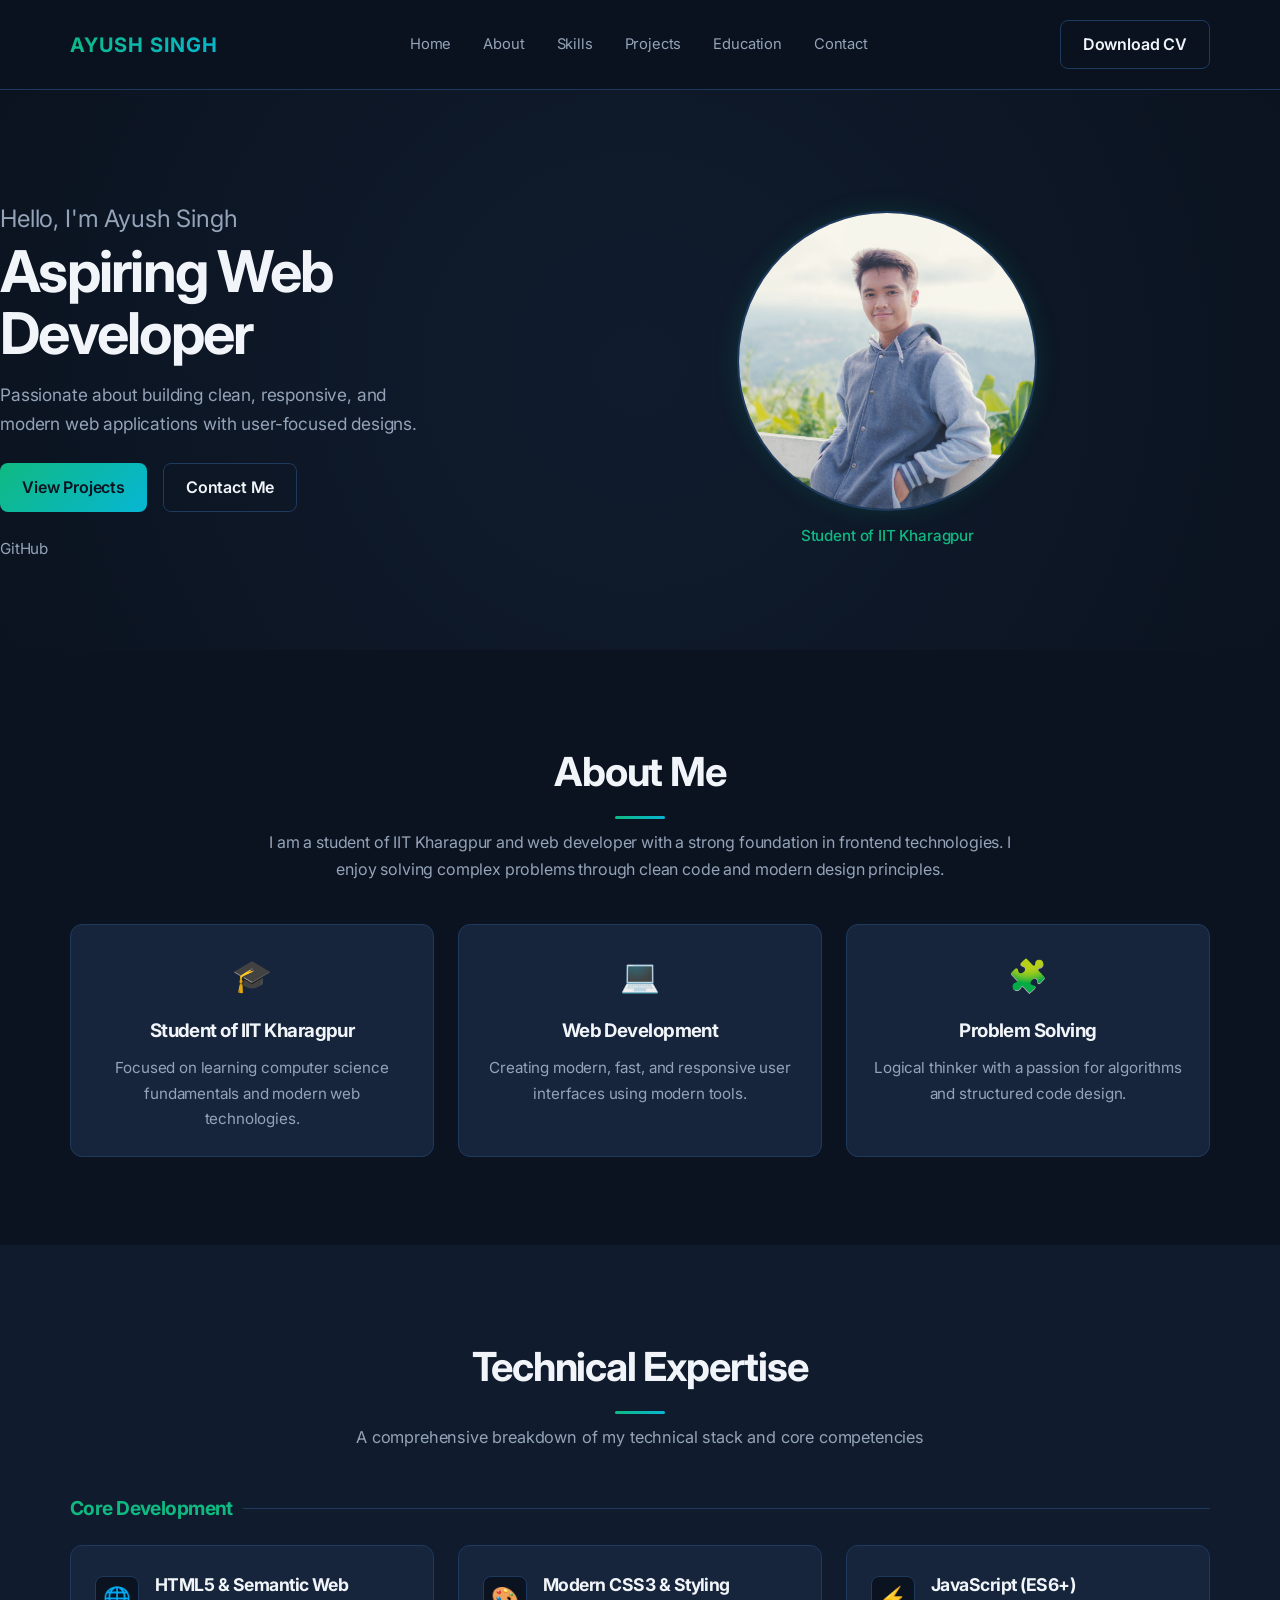
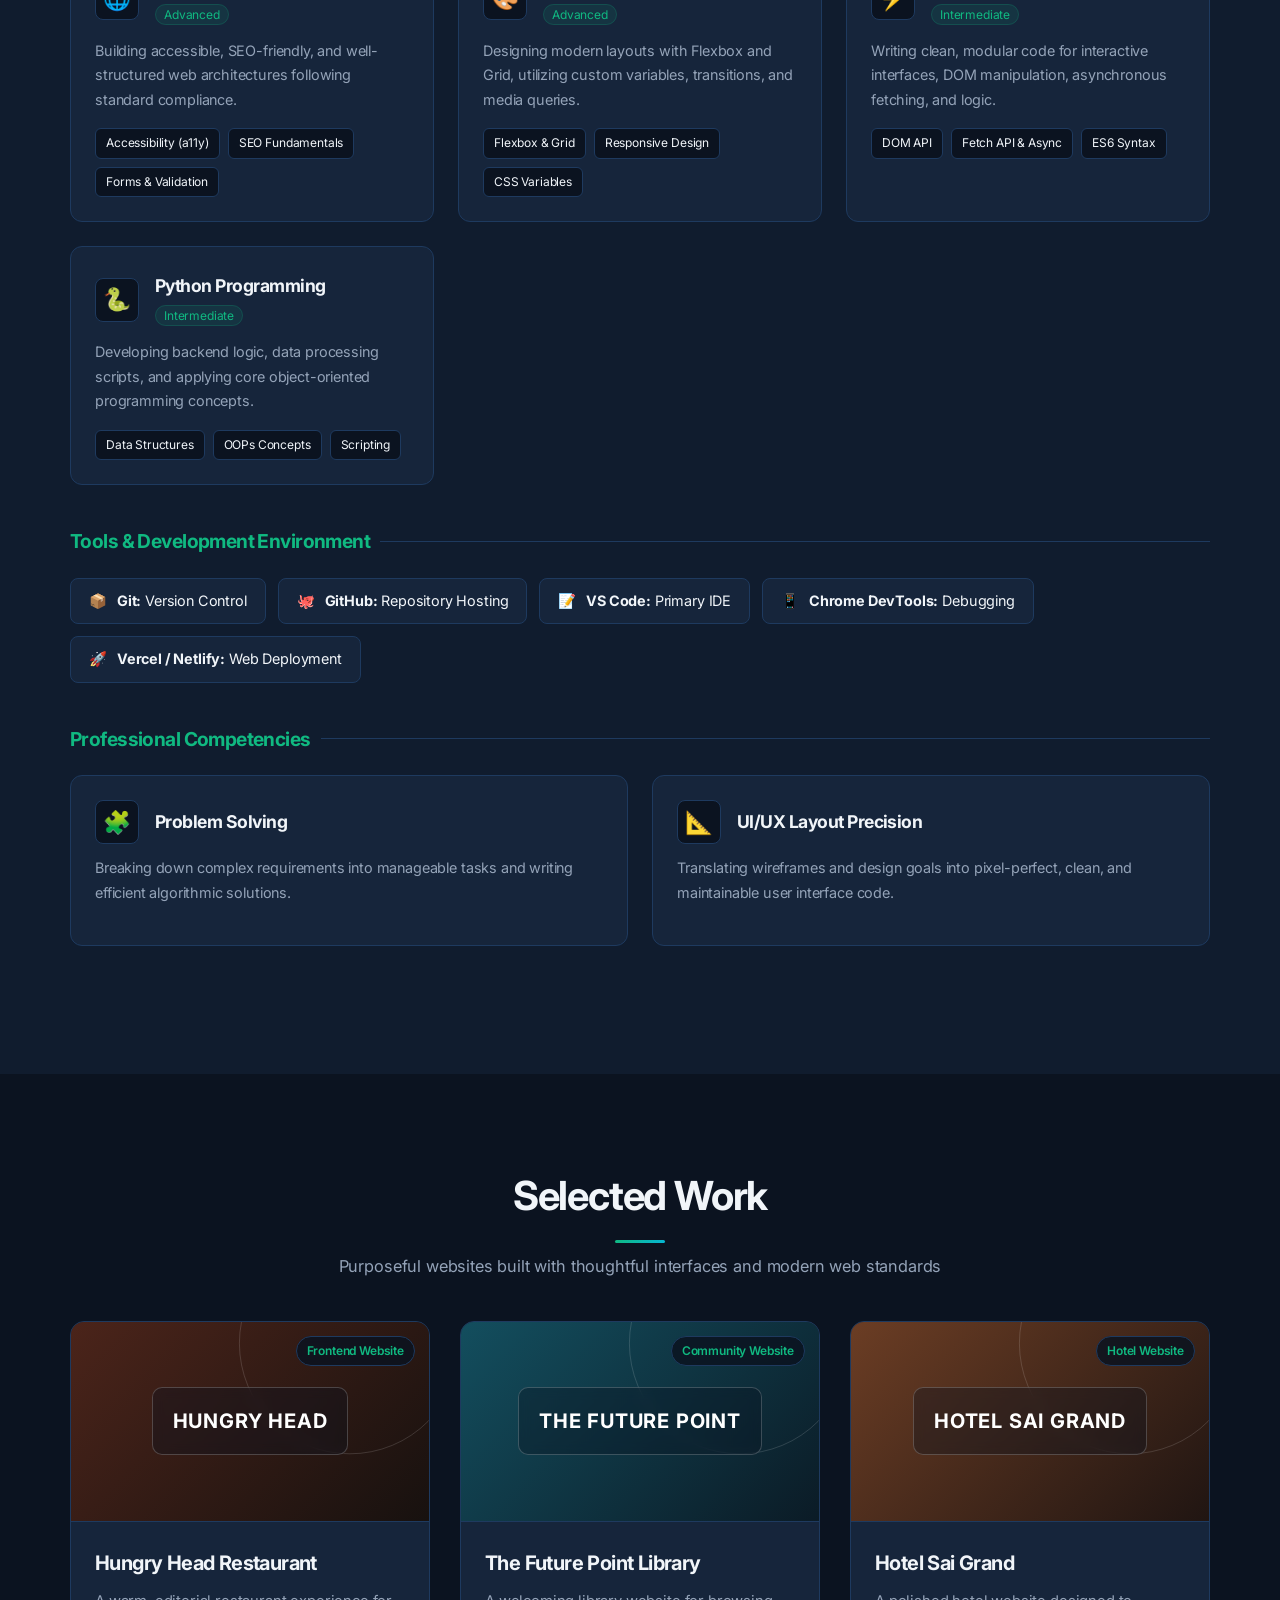
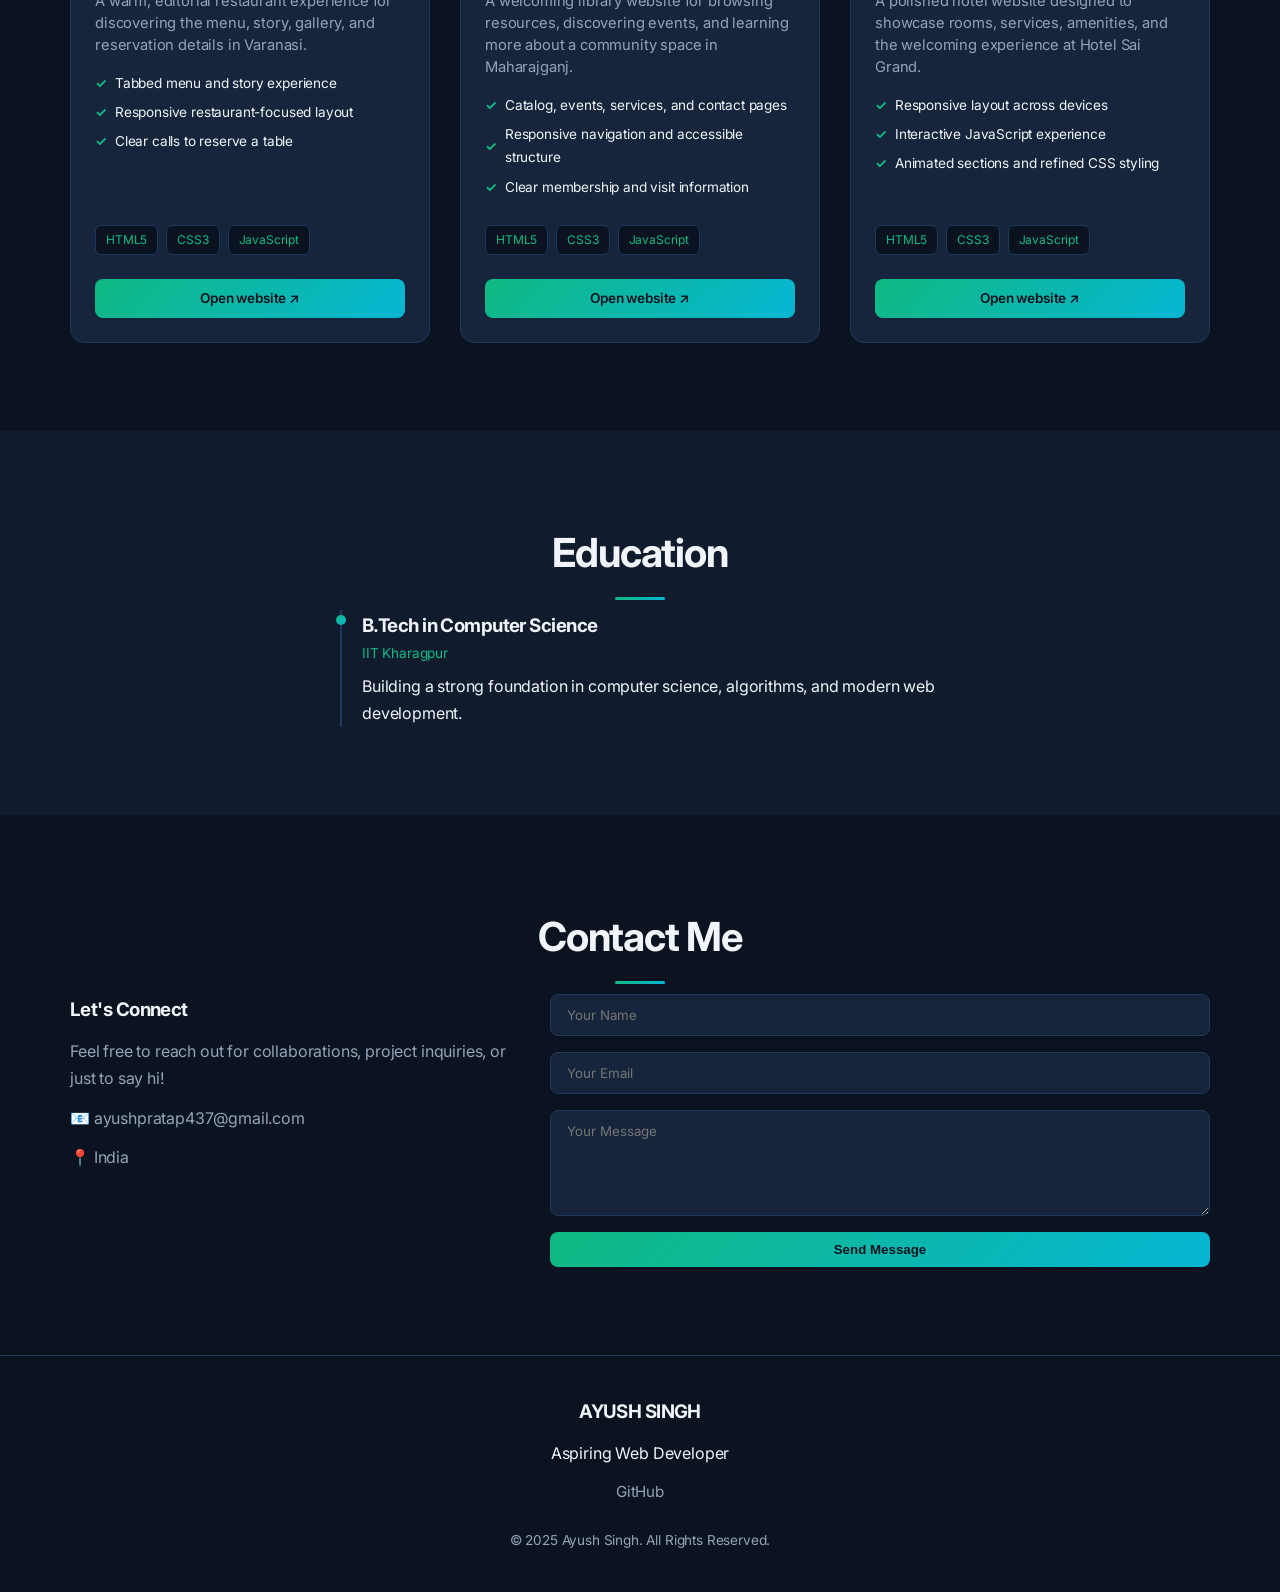
<file: index.html>
<!doctype html>
<html lang="en">
  <head>
    <meta charset="UTF-8" />
    <meta name="viewport" content="width=device-width, initial-scale=1.0" />
    <title>Ayush Singh | Aspiring Web Developer</title>
    <link rel="stylesheet" href="Content/style.css" />
  </head>
  <body>
    <!-- HEADER / NAVBAR -->
    <header class="navbar">
      <div class="container nav-container">
        <a href="#" class="logo">AYUSH SINGH</a>
        <button
          class="menu-toggle"
          type="button"
          aria-expanded="false"
          aria-controls="primary-navigation"
          aria-label="Open navigation menu"
        >
          <span aria-hidden="true">☰</span>
        </button>
        <nav id="primary-navigation">
          <ul class="nav-links">
            <li><a href="#home">Home</a></li>
            <li><a href="#about">About</a></li>
            <li><a href="#skills">Skills</a></li>
            <li><a href="#projects">Projects</a></li>
            <li><a href="#education">Education</a></li>
            <li><a href="#contact">Contact</a></li>
          </ul>
        </nav>
        <a
          href="Content/Ayush-Singh-CV.html"
          class="btn btn-outline"
          download="Ayush-Singh-CV.html"
          >Download CV</a
        >
      </div>
    </header>

    <!-- HERO SECTION -->
    <section id="home" class="hero">
      <div class="container hero-container">
        <div class="hero-image">
          <img src="Content/Profile Photo.jpg" class="photo-placeholder"></img>
          <p class="photo-label">Student of IIT Kharagpur</p>
        </div>
        <div class="hero-text">
          <p class="greeting">Hello, I'm Ayush Singh</p>
          <h1>Aspiring Web Developer</h1>
          <p class="description">
            Passionate about building clean, responsive, and modern web
            applications with user-focused designs.
          </p>
          <div class="hero-buttons">
            <a href="#projects" class="btn btn-primary">View Projects</a>
            <a href="#contact" class="btn btn-outline">Contact Me</a>
          </div>
          <div class="social-links">
            <a href="https://github.com/Ayush-Pratap-Singh-Git">GitHub</a>
          </div>
        </div>
      </div>
    </section>

    <!-- ABOUT SECTION -->
    <section id="about" class="section">
      <div class="container">
        <h2 class="section-title">About Me</h2>
        <div class="about-layout">
          <p class="about-text">
            I am a student of IIT Kharagpur and web developer with a strong
            foundation in frontend technologies. I enjoy solving complex
            problems through clean code and modern design principles.
          </p>
          <div class="cards-grid-3">
            <div class="card">
              <div class="card-icon">🎓</div>
              <h3>Student of IIT Kharagpur</h3>
              <p>
                Focused on learning computer science fundamentals and modern web
                technologies.
              </p>
            </div>
            <div class="card">
              <div class="card-icon">💻</div>
              <h3>Web Development</h3>
              <p>
                Creating modern, fast, and responsive user interfaces using
                modern tools.
              </p>
            </div>
            <div class="card">
              <div class="card-icon">🧩</div>
              <h3>Problem Solving</h3>
              <p>
                Logical thinker with a passion for algorithms and structured
                code design.
              </p>
            </div>
          </div>
        </div>
      </div>
    </section>

    <!-- TECHNICAL EXPERTISE SECTION -->
    <section id="skills" class="section bg-alt">
      <div class="container">
        <h2 class="section-title">Technical Expertise</h2>
        <p class="section-subtitle">
          A comprehensive breakdown of my technical stack and core competencies
        </p>

        <h3 class="skills-category-title">Core Development</h3>
        <div class="skills-detailed-grid">
          <div class="prof-skill-card">
            <div class="skill-card-header">
              <div class="skill-card-icon">🌐</div>
              <div class="skill-card-title">
                <h4>HTML5 & Semantic Web</h4>
                <span class="skill-badge-level">Advanced</span>
              </div>
            </div>
            <p class="skill-card-desc">
              Building accessible, SEO-friendly, and well-structured web
              architectures following standard compliance.
            </p>
            <div class="skill-tags-list">
              <span class="skill-micro-tag">Accessibility (a11y)</span>
              <span class="skill-micro-tag">SEO Fundamentals</span>
              <span class="skill-micro-tag">Forms & Validation</span>
            </div>
          </div>

          <div class="prof-skill-card">
            <div class="skill-card-header">
              <div class="skill-card-icon">🎨</div>
              <div class="skill-card-title">
                <h4>Modern CSS3 & Styling</h4>
                <span class="skill-badge-level">Advanced</span>
              </div>
            </div>
            <p class="skill-card-desc">
              Designing modern layouts with Flexbox and Grid, utilizing custom
              variables, transitions, and media queries.
            </p>
            <div class="skill-tags-list">
              <span class="skill-micro-tag">Flexbox & Grid</span>
              <span class="skill-micro-tag">Responsive Design</span>
              <span class="skill-micro-tag">CSS Variables</span>
            </div>
          </div>

          <div class="prof-skill-card">
            <div class="skill-card-header">
              <div class="skill-card-icon">⚡</div>
              <div class="skill-card-title">
                <h4>JavaScript (ES6+)</h4>
                <span class="skill-badge-level">Intermediate</span>
              </div>
            </div>
            <p class="skill-card-desc">
              Writing clean, modular code for interactive interfaces, DOM
              manipulation, asynchronous fetching, and logic.
            </p>
            <div class="skill-tags-list">
              <span class="skill-micro-tag">DOM API</span>
              <span class="skill-micro-tag">Fetch API & Async</span>
              <span class="skill-micro-tag">ES6 Syntax</span>
            </div>
          </div>

          <div class="prof-skill-card">
            <div class="skill-card-header">
              <div class="skill-card-icon">🐍</div>
              <div class="skill-card-title">
                <h4>Python Programming</h4>
                <span class="skill-badge-level">Intermediate</span>
              </div>
            </div>
            <p class="skill-card-desc">
              Developing backend logic, data processing scripts, and applying
              core object-oriented programming concepts.
            </p>
            <div class="skill-tags-list">
              <span class="skill-micro-tag">Data Structures</span>
              <span class="skill-micro-tag">OOPs Concepts</span>
              <span class="skill-micro-tag">Scripting</span>
            </div>
          </div>
        </div>

        <h3 class="skills-category-title">Tools & Development Environment</h3>
        <div class="tools-flex-wrapper">
          <div class="tool-pill">
            <span>📦</span><span><strong>Git:</strong> Version Control</span>
          </div>
          <div class="tool-pill">
            <span>🐙</span
            ><span><strong>GitHub:</strong> Repository Hosting</span>
          </div>
          <div class="tool-pill">
            <span>📝</span><span><strong>VS Code:</strong> Primary IDE</span>
          </div>
          <div class="tool-pill">
            <span>📱</span
            ><span><strong>Chrome DevTools:</strong> Debugging</span>
          </div>
          <div class="tool-pill">
            <span>🚀</span
            ><span><strong>Vercel / Netlify:</strong> Web Deployment</span>
          </div>
        </div>

        <h3 class="skills-category-title">Professional Competencies</h3>
        <div class="skills-detailed-grid">
          <div class="prof-skill-card">
            <div class="skill-card-header">
              <div class="skill-card-icon">🧩</div>
              <div class="skill-card-title"><h4>Problem Solving</h4></div>
            </div>
            <p class="skill-card-desc">
              Breaking down complex requirements into manageable tasks and
              writing efficient algorithmic solutions.
            </p>
          </div>

          <div class="prof-skill-card">
            <div class="skill-card-header">
              <div class="skill-card-icon">📐</div>
              <div class="skill-card-title">
                <h4>UI/UX Layout Precision</h4>
              </div>
            </div>
            <p class="skill-card-desc">
              Translating wireframes and design goals into pixel-perfect, clean,
              and maintainable user interface code.
            </p>
          </div>
        </div>
      </div>
    </section>

    <!-- ENHANCED PROFESSIONAL PROJECTS SECTION -->
    <section id="projects" class="section">
      <div class="container">
        <h2 class="section-title">Selected Work</h2>
        <p class="section-subtitle">
          Purposeful websites built with thoughtful interfaces and modern web
          standards
        </p>

        <div class="projects-grid">
          <!-- Project 1 -->
          <div class="prof-project-card">
            <div class="project-preview-wrapper hungry-head">
              <span class="project-preview-label">HUNGRY HEAD</span>
              <span class="project-category-badge">Frontend Website</span>
            </div>
            <div class="project-card-body">
              <h3>Hungry Head Restaurant</h3>
              <p class="project-desc">
                A warm, editorial restaurant experience for discovering the
                menu, story, gallery, and reservation details in Varanasi.
              </p>
              <ul class="project-features-list">
                <li>Tabbed menu and story experience</li>
                <li>Responsive restaurant-focused layout</li>
                <li>Clear calls to reserve a table</li>
              </ul>
              <div class="project-tech-tags">
                <span>HTML5</span>
                <span>CSS3</span>
                <span>JavaScript</span>
              </div>
              <div class="project-action-buttons">
                <a
                  href="https://ayush-pratap-singh-git.github.io/Demo-HungryHead/"
                  class="btn btn-sm btn-primary"
                  target="_blank"
                  rel="noopener"
                  >Open website ↗</a
                >
              </div>
            </div>
          </div>

          <!-- Project 2 -->
          <div class="prof-project-card">
            <div class="project-preview-wrapper future-point">
              <span class="project-preview-label">THE FUTURE POINT</span>
              <span class="project-category-badge">Community Website</span>
            </div>
            <div class="project-card-body">
              <h3>The Future Point Library</h3>
              <p class="project-desc">
                A welcoming library website for browsing resources, discovering
                events, and learning more about a community space in
                Maharajganj.
              </p>
              <ul class="project-features-list">
                <li>Catalog, events, services, and contact pages</li>
                <li>Responsive navigation and accessible structure</li>
                <li>Clear membership and visit information</li>
              </ul>
              <div class="project-tech-tags">
                <span>HTML5</span>
                <span>CSS3</span>
                <span>JavaScript</span>
              </div>
              <div class="project-action-buttons">
                <a
                  href="https://ayush-pratap-singh-git.github.io/Demo-The-Future-Point-Library-/"
                  class="btn btn-sm btn-primary"
                  target="_blank"
                  rel="noopener"
                  >Open website ↗</a
                >
              </div>
            </div>
          </div>

          <!-- Project 3 -->
          <div class="prof-project-card">
            <div class="project-preview-wrapper hotel-sai-grand">
              <span class="project-preview-label">HOTEL SAI GRAND</span>
              <span class="project-category-badge">Hotel Website</span>
            </div>
            <div class="project-card-body">
              <h3>Hotel Sai Grand</h3>
              <p class="project-desc">
                A polished hotel website designed to showcase rooms, services,
                amenities, and the welcoming experience at Hotel Sai Grand.
              </p>
              <ul class="project-features-list">
                <li>Responsive layout across devices</li>
                <li>Interactive JavaScript experience</li>
                <li>Animated sections and refined CSS styling</li>
              </ul>
              <div class="project-tech-tags">
                <span>HTML5</span>
                <span>CSS3</span>
                <span>JavaScript</span>
              </div>
              <div class="project-action-buttons">
                <a
                  href="https://ayush-pratap-singh-git.github.io/demo-Hotel-Sai-Grand/"
                  class="btn btn-sm btn-primary"
                  target="_blank"
                  rel="noopener"
                  >Open website ↗</a
                >
              </div>
            </div>
          </div>
        </div>
      </div>
    </section>

    <!-- EDUCATION SECTION -->
    <section id="education" class="section bg-alt">
      <div class="container">
        <h2 class="section-title">Education</h2>
        <div class="timeline">
          <div class="timeline-item">
            <div class="timeline-dot"></div>
            <div class="timeline-content">
              <h3>B.Tech in Computer Science</h3>
              <p class="timeline-date">IIT Kharagpur</p>
              <p>
                Building a strong foundation in computer science, algorithms,
                and modern web development.
              </p>
            </div>
          </div>
        </div>
      </div>
    </section>

    <!-- CONTACT SECTION -->
    <section id="contact" class="section">
      <div class="container">
        <h2 class="section-title">Contact Me</h2>
        <div class="contact-grid">
          <div class="contact-info">
            <h3>Let's Connect</h3>
            <p>
              Feel free to reach out for collaborations, project inquiries, or
              just to say hi!
            </p>
            <p>📧 ayushpratap437@gmail.com</p>
            <p>📍 India</p>
          </div>
          <form
            class="contact-form"
            action="https://formsubmit.co/ayushpratap437@gmail.com"
            method="POST"
          >
            <input
              type="hidden"
              name="_subject"
              value="New portfolio message"
            />
            <input type="hidden" name="_captcha" value="false" />
            <input type="text" name="name" placeholder="Your Name" required />
            <input
              type="email"
              name="email"
              placeholder="Your Email"
              required
            />
            <textarea
              name="message"
              rows="5"
              placeholder="Your Message"
              required
            ></textarea>
            <button type="submit" class="btn btn-primary">Send Message</button>
          </form>
        </div>
      </div>
    </section>

    <!-- FOOTER -->
    <footer class="footer">
      <div class="container footer-container">
        <h3>AYUSH SINGH</h3>
        <p>Aspiring Web Developer</p>
        <div class="social-links">
          <a href="https://github.com/Ayush-Pratap-Singh-Git">GitHub</a>
        </div>
        <p class="copyright">&copy; 2025 Ayush Singh. All Rights Reserved.</p>
      </div>
    </footer>
    <script>
      const navbar = document.querySelector(".navbar");
      const menuToggle = document.querySelector(".menu-toggle");
      const navigationLinks = document.querySelectorAll(".nav-links a");

      const closeMenu = () => {
        navbar.classList.remove("menu-open");
        menuToggle.setAttribute("aria-expanded", "false");
        menuToggle.setAttribute("aria-label", "Open navigation menu");
        menuToggle.querySelector("span").textContent = "☰";
      };

      menuToggle.addEventListener("click", () => {
        const isOpen = navbar.classList.toggle("menu-open");
        menuToggle.setAttribute("aria-expanded", String(isOpen));
        menuToggle.setAttribute(
          "aria-label",
          isOpen ? "Close navigation menu" : "Open navigation menu",
        );
        menuToggle.querySelector("span").textContent = isOpen ? "×" : "☰";
      });

      navigationLinks.forEach((link) =>
        link.addEventListener("click", closeMenu),
      );

      window
        .matchMedia("(min-width: 769px)")
        .addEventListener("change", closeMenu);

      const sections = document.querySelectorAll("main > section");
      const reducedMotion = window.matchMedia(
        "(prefers-reduced-motion: reduce)",
      ).matches;

      sections.forEach((section) => section.classList.add("scroll-reveal"));

      if (reducedMotion || !("IntersectionObserver" in window)) {
        sections.forEach((section) => section.classList.add("is-visible"));
      } else {
        const sectionObserver = new IntersectionObserver(
          (entries, observer) => {
            entries.forEach((entry) => {
              if (entry.isIntersecting) {
                entry.target.classList.add("is-visible");
                observer.unobserve(entry.target);
              }
            });
          },
          { threshold: 0.14, rootMargin: "0px 0px -8%" },
        );

        sections.forEach((section) => sectionObserver.observe(section));
      }
    </script>
  </body>
</html>
</file>
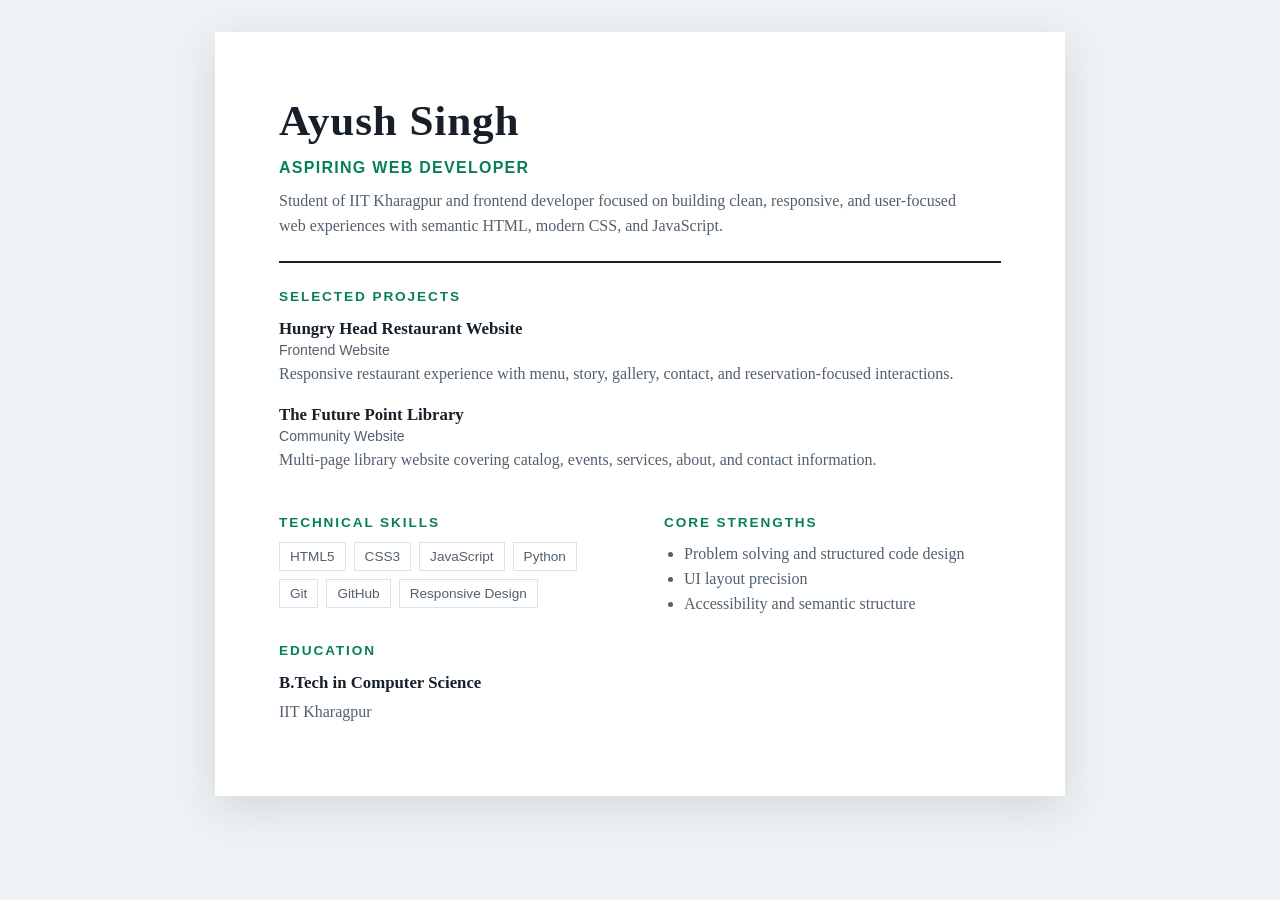
<file: Ayush-Singh-CV.html>
<!doctype html>
<html lang="en">
  <head>
    <meta charset="UTF-8" />
    <meta name="viewport" content="width=device-width, initial-scale=1.0" />
    <title>Ayush Singh | CV</title>
    <style>
      :root {
        --ink: #17202a;
        --muted: #52606d;
        --accent: #087f5b;
        --line: #d9e2e8;
        --paper: #ffffff;
        --page: #eef2f4;
      }

      * {
        box-sizing: border-box;
      }
      body {
        margin: 0;
        background: var(--page);
        color: var(--ink);
        font-family: Georgia, "Times New Roman", serif;
        line-height: 1.55;
      }
      .page {
        width: min(100% - 32px, 850px);
        margin: 32px auto;
        padding: 56px 64px;
        background: var(--paper);
        box-shadow: 0 12px 40px rgba(23, 32, 42, 0.12);
      }
      header {
        border-bottom: 2px solid var(--ink);
        padding-bottom: 22px;
      }
      h1 {
        margin: 0;
        font-size: 2.7rem;
        letter-spacing: 0.02em;
      }
      .role {
        margin: 4px 0 12px;
        color: var(--accent);
        font:
          600 1rem Arial,
          sans-serif;
        letter-spacing: 0.08em;
        text-transform: uppercase;
      }
      .intro {
        max-width: 680px;
        margin: 0;
        color: var(--muted);
      }
      section {
        padding-top: 26px;
      }
      h2 {
        margin: 0 0 12px;
        color: var(--accent);
        font:
          700 0.85rem Arial,
          sans-serif;
        letter-spacing: 0.14em;
        text-transform: uppercase;
      }
      h3 {
        margin: 0;
        font-size: 1.05rem;
      }
      p {
        margin: 4px 0 0;
        color: var(--muted);
      }
      .grid {
        display: grid;
        grid-template-columns: 1fr 1fr;
        gap: 24px 48px;
      }
      .item {
        margin-bottom: 16px;
      }
      .meta {
        color: var(--muted);
        font:
          0.88rem Arial,
          sans-serif;
      }
      .tags {
        display: flex;
        flex-wrap: wrap;
        gap: 8px;
      }
      .tag {
        padding: 6px 10px;
        border: 1px solid var(--line);
        color: var(--muted);
        font:
          0.85rem Arial,
          sans-serif;
      }
      ul {
        margin: 6px 0 0;
        padding-left: 20px;
        color: var(--muted);
      }
      @media (max-width: 640px) {
        .page {
          width: 100%;
          margin: 0;
          padding: 32px 24px;
        }
        h1 {
          font-size: 2.2rem;
        }
        .grid {
          grid-template-columns: 1fr;
          gap: 0;
        }
      }
      @media print {
        body {
          background: #fff;
        }
        .page {
          width: 100%;
          margin: 0;
          padding: 0;
          box-shadow: none;
        }
      }
    </style>
  </head>
  <body>
    <main class="page">
      <header>
        <h1>Ayush Singh</h1>
        <div class="role">Aspiring Web Developer</div>
        <p class="intro">
          Student of IIT Kharagpur and frontend developer focused on building
          clean, responsive, and user-focused web experiences with semantic
          HTML, modern CSS, and JavaScript.
        </p>
      </header>

      <section>
        <h2>Selected Projects</h2>
        <div class="item">
          <h3>Hungry Head Restaurant Website</h3>
          <div class="meta">Frontend Website</div>
          <p>
            Responsive restaurant experience with menu, story, gallery, contact,
            and reservation-focused interactions.
          </p>
        </div>
        <div class="item">
          <h3>The Future Point Library</h3>
          <div class="meta">Community Website</div>
          <p>
            Multi-page library website covering catalog, events, services,
            about, and contact information.
          </p>
        </div>
      </section>

      <div class="grid">
        <section>
          <h2>Technical Skills</h2>
          <div class="tags">
            <span class="tag">HTML5</span><span class="tag">CSS3</span
            ><span class="tag">JavaScript</span><span class="tag">Python</span
            ><span class="tag">Git</span><span class="tag">GitHub</span
            ><span class="tag">Responsive Design</span>
          </div>
        </section>
        <section>
          <h2>Core Strengths</h2>
          <ul>
            <li>Problem solving and structured code design</li>
            <li>UI layout precision</li>
            <li>Accessibility and semantic structure</li>
          </ul>
        </section>
      </div>

      <section>
        <h2>Education</h2>
        <div class="item">
          <h3>B.Tech in Computer Science</h3>
          <p>IIT Kharagpur</p>
        </div>
      </section>
    </main>
  </body>
</html>
</file>
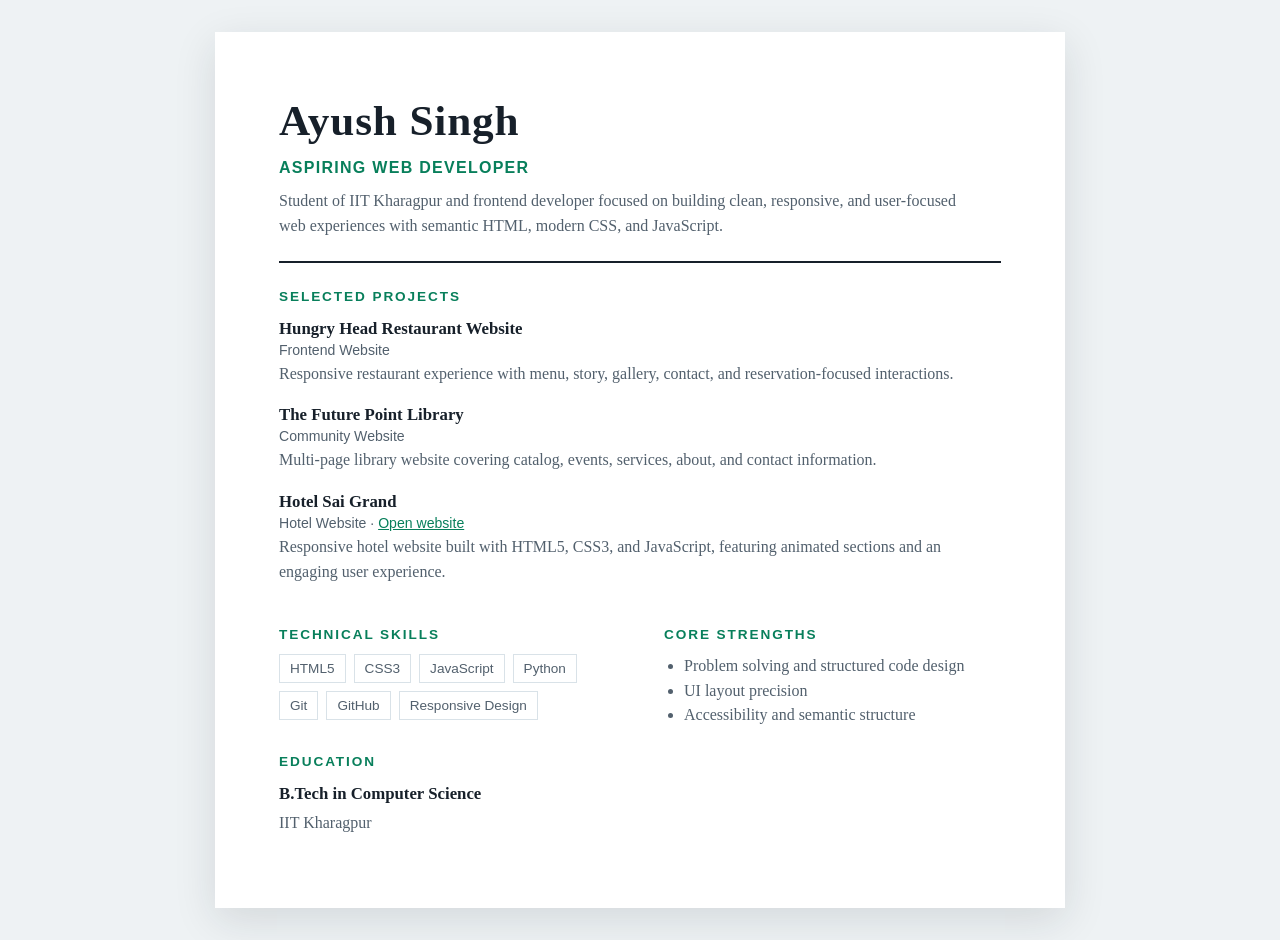
<file: Content/Ayush-Singh-CV.html>
<!doctype html>
<html lang="en">
  <head>
    <meta charset="UTF-8" />
    <meta name="viewport" content="width=device-width, initial-scale=1.0" />
    <title>Ayush Singh | CV</title>
    <style>
      :root {
        --ink: #17202a;
        --muted: #52606d;
        --accent: #087f5b;
        --line: #d9e2e8;
        --paper: #ffffff;
        --page: #eef2f4;
      }

      * {
        box-sizing: border-box;
      }
      body {
        margin: 0;
        background: var(--page);
        color: var(--ink);
        font-family: Georgia, "Times New Roman", serif;
        line-height: 1.55;
      }
      .page {
        width: min(100% - 32px, 850px);
        margin: 32px auto;
        padding: 56px 64px;
        background: var(--paper);
        box-shadow: 0 12px 40px rgba(23, 32, 42, 0.12);
      }
      header {
        border-bottom: 2px solid var(--ink);
        padding-bottom: 22px;
      }
      h1 {
        margin: 0;
        font-size: 2.7rem;
        letter-spacing: 0.02em;
      }
      .role {
        margin: 4px 0 12px;
        color: var(--accent);
        font:
          600 1rem Arial,
          sans-serif;
        letter-spacing: 0.08em;
        text-transform: uppercase;
      }
      .intro {
        max-width: 680px;
        margin: 0;
        color: var(--muted);
      }
      section {
        padding-top: 26px;
      }
      h2 {
        margin: 0 0 12px;
        color: var(--accent);
        font:
          700 0.85rem Arial,
          sans-serif;
        letter-spacing: 0.14em;
        text-transform: uppercase;
      }
      h3 {
        margin: 0;
        font-size: 1.05rem;
      }
      p {
        margin: 4px 0 0;
        color: var(--muted);
      }
      a {
        color: var(--accent);
      }
      .grid {
        display: grid;
        grid-template-columns: 1fr 1fr;
        gap: 24px 48px;
      }
      .item {
        margin-bottom: 16px;
      }
      .meta {
        color: var(--muted);
        font:
          0.88rem Arial,
          sans-serif;
      }
      .tags {
        display: flex;
        flex-wrap: wrap;
        gap: 8px;
      }
      .tag {
        padding: 6px 10px;
        border: 1px solid var(--line);
        color: var(--muted);
        font:
          0.85rem Arial,
          sans-serif;
      }
      ul {
        margin: 6px 0 0;
        padding-left: 20px;
        color: var(--muted);
      }
      @media (max-width: 640px) {
        .page {
          width: 100%;
          margin: 0;
          padding: 32px 24px;
        }
        h1 {
          font-size: 2.2rem;
        }
        .grid {
          grid-template-columns: 1fr;
          gap: 0;
        }
      }
      @media print {
        body {
          background: #fff;
        }
        .page {
          width: 100%;
          margin: 0;
          padding: 0;
          box-shadow: none;
        }
      }
    </style>
  </head>
  <body>
    <main class="page">
      <header>
        <h1>Ayush Singh</h1>
        <div class="role">Aspiring Web Developer</div>
        <p class="intro">
          Student of IIT Kharagpur and frontend developer focused on building
          clean, responsive, and user-focused web experiences with semantic
          HTML, modern CSS, and JavaScript.
        </p>
      </header>

      <section>
        <h2>Selected Projects</h2>
        <div class="item">
          <h3>Hungry Head Restaurant Website</h3>
          <div class="meta">Frontend Website</div>
          <p>
            Responsive restaurant experience with menu, story, gallery, contact,
            and reservation-focused interactions.
          </p>
        </div>
        <div class="item">
          <h3>The Future Point Library</h3>
          <div class="meta">Community Website</div>
          <p>
            Multi-page library website covering catalog, events, services,
            about, and contact information.
          </p>
        </div>
        <div class="item">
          <h3>Hotel Sai Grand</h3>
          <div class="meta">
            Hotel Website ·
            <a
              href="https://ayush-pratap-singh-git.github.io/demo-Hotel-Sai-Grand/"
              target="_blank"
              rel="noopener"
              >Open website</a
            >
          </div>
          <p>
            Responsive hotel website built with HTML5, CSS3, and JavaScript,
            featuring animated sections and an engaging user experience.
          </p>
        </div>
      </section>

      <div class="grid">
        <section>
          <h2>Technical Skills</h2>
          <div class="tags">
            <span class="tag">HTML5</span><span class="tag">CSS3</span
            ><span class="tag">JavaScript</span><span class="tag">Python</span
            ><span class="tag">Git</span><span class="tag">GitHub</span
            ><span class="tag">Responsive Design</span>
          </div>
        </section>
        <section>
          <h2>Core Strengths</h2>
          <ul>
            <li>Problem solving and structured code design</li>
            <li>UI layout precision</li>
            <li>Accessibility and semantic structure</li>
          </ul>
        </section>
      </div>

      <section>
        <h2>Education</h2>
        <div class="item">
          <h3>B.Tech in Computer Science</h3>
          <p>IIT Kharagpur</p>
        </div>
      </section>
    </main>
  </body>
</html>
</file>
<file: Content/style.css>
@import url("https://fonts.googleapis.com/css2?family=Inter:wght@400;500;600;700;800&display=swap");

/* CSS Variables & Theme (Emerald / Teal Gradient) */
:root {
  --bg-color: #0b1320;
  --bg-alt: #101c2e;
  --card-bg: #16253b;
  --text-main: #f1f5f9;
  --text-muted: #94a3b8;
  --accent-gradient: linear-gradient(135deg, #10b981 0%, #06b6d4 100%);
  --accent-solid: #10b981;
  --border-color: #1e3a5f;
  --font-family: "Inter", "Segoe UI", Roboto, Helvetica, Arial, sans-serif;
  --base-font-size: 16px;
}

* {
  margin: 0;
  padding: 0;
  box-sizing: border-box;
  scroll-behavior: smooth;
}

html {
  font-size: var(--base-font-size);
}

@keyframes page-open {
  from {
    opacity: 0;
    filter: blur(14px);
  }
  to {
    opacity: 1;
    filter: blur(0);
  }
}

body {
  background-color: var(--bg-color);
  color: var(--text-main);
  font-family: var(--font-family);
  font-size: 1rem;
  line-height: 1.7;
  letter-spacing: -0.01em;
  animation: page-open 1.1s cubic-bezier(0.22, 1, 0.36, 1) both;
  overflow-x: hidden;
}

h1,
h2,
h3,
h4 {
  font-weight: 700;
  letter-spacing: -0.03em;
}

@keyframes rise-in {
  from {
    opacity: 0;
    transform: translateY(24px);
  }
  to {
    opacity: 1;
    transform: translateY(0);
  }
}

@keyframes drift {
  0%,
  100% {
    transform: translateY(0);
  }
  50% {
    transform: translateY(-10px);
  }
}

@keyframes glow-pulse {
  0%,
  100% {
    box-shadow: 0 0 25px rgba(16, 185, 129, 0.15);
  }
  50% {
    box-shadow: 0 0 42px rgba(16, 185, 129, 0.3);
  }
}

.container {
  width: min(100% - 40px, 1140px);
  margin: 0 auto;
}

/* Typography */
h1,
h2,
h3,
h4 {
  color: var(--text-main);
}

a {
  color: var(--text-main);
  text-decoration: none;
}

.section {
  padding: clamp(56px, 7vw, 88px) 0;
}

main > section.scroll-reveal {
  opacity: 0;
  transform: translateY(42px) scale(0.985);
  filter: blur(12px);
  transition:
    opacity 0.85s ease,
    transform 0.85s cubic-bezier(0.22, 1, 0.36, 1),
    filter 0.85s ease;
}

main > section.scroll-reveal.is-visible {
  opacity: 1;
  transform: translateY(0) scale(1);
  filter: blur(0);
}

.bg-alt {
  background-color: var(--bg-alt);
}

.section-title {
  font-size: clamp(2rem, 1.7rem + 1vw, 2.8rem);
  margin-bottom: 10px;
  text-align: center;
  position: relative;
}

.section-subtitle {
  text-align: center;
  color: var(--text-muted);
  margin-bottom: 40px;
  font-size: 1.02rem;
}

.section-title::after {
  content: "";
  display: block;
  width: 50px;
  height: 3px;
  background: var(--accent-gradient);
  margin: 10px auto 0;
  border-radius: 2px;
}

/* Buttons */
.btn {
  display: inline-flex;
  align-items: center;
  justify-content: center;
  gap: 6px;
  padding: 10px 22px;
  border-radius: 8px;
  font-weight: 600;
  cursor: pointer;
  transition:
    transform 0.2s ease,
    opacity 0.2s ease;
}

.btn:hover {
  transform: translateY(-2px);
  opacity: 0.9;
}

.btn-primary {
  background: var(--accent-gradient);
  color: #0b1320;
  border: none;
}

.btn-outline {
  background: transparent;
  border: 1px solid var(--border-color);
  color: var(--text-main);
}

.btn-outline:hover {
  border-color: var(--accent-solid);
  color: var(--accent-solid);
}

.btn-sm {
  padding: 8px 16px;
  font-size: 0.85rem;
  flex: 1;
}

/* Navbar */
.navbar {
  border-bottom: 1px solid var(--border-color);
  padding: 20px 0;
  position: sticky;
  top: 0;
  background-color: rgba(11, 19, 32, 0.9);
  backdrop-filter: blur(8px);
  z-index: 100;
}

.nav-container {
  display: flex;
  align-items: center;
  justify-content: space-between;
  gap: 28px;
}

.menu-toggle {
  display: none;
  align-items: center;
  justify-content: center;
  width: 42px;
  height: 42px;
  padding: 0;
  border: 1px solid var(--border-color);
  border-radius: 8px;
  background: transparent;
  color: var(--text-main);
  cursor: pointer;
  font-size: 1.35rem;
  line-height: 1;
}

.menu-toggle:hover,
.menu-toggle:focus-visible {
  border-color: var(--accent-solid);
  color: var(--accent-solid);
}

.logo {
  font-weight: 700;
  font-size: 1.25rem;
  letter-spacing: 1px;
  background: var(--accent-gradient);
  -webkit-background-clip: text;
  -webkit-text-fill-color: transparent;
}

.nav-links {
  display: flex;
  align-items: center;
  list-style: none;
  gap: 8px;
}

.nav-links a {
  position: relative;
  display: inline-block;
  padding: 8px 12px;
  color: var(--text-muted);
  font-size: 0.92rem;
  transition:
    color 0.25s ease,
    transform 0.25s ease;
}

.nav-links a::after {
  content: "";
  position: absolute;
  right: 12px;
  bottom: 2px;
  left: 12px;
  height: 2px;
  background: var(--accent-gradient);
  transform: scaleX(0);
  transform-origin: center;
  transition: transform 0.25s ease;
}

.nav-links a:hover,
.nav-links a:focus-visible {
  color: var(--text-main);
  transform: translateY(-2px);
}

.nav-links a:hover::after,
.nav-links a:focus-visible::after {
  transform: scaleX(1);
}

/* Hero Section */
.hero {
  padding: 100px 0 80px;
  text-align: center;
  background: radial-gradient(
    circle at center,
    var(--bg-alt) 0%,
    var(--bg-color) 100%
  );
}

.hero-container {
  display: flex;
  flex-direction: column;
  align-items: center;
  justify-content: center;
  gap: 7px;
}

.hero-image {
  display: flex;
  flex-direction: column;
  align-items: center;
}

.photo-placeholder {
  width: 300px;
  height: 300px;
  background-color: var(--card-bg);
  border: 2px solid var(--border-color);
  border-radius: 50%;
  margin-bottom: 12px;
  box-shadow: 0 0 25px rgba(16, 185, 129, 0.15);
  animation: glow-pulse 4s ease-in-out infinite;
}

.photo-label {
  color: var(--accent-solid);
  font-weight: 500;
  font-size: 0.95rem;
}

.hero-text {
  max-width: 650px;
  animation: rise-in 0.8s 0.15s ease both;
}

.greeting {
  color: var(--text-muted);
  font-size: 1.5rem;
}

.hero-text h1 {
  font-size: clamp(2.6rem, 2rem + 2vw, 4rem);
  line-height: 1.08;
  margin-bottom: 16px;
}

.description {
  color: var(--text-muted);
  margin-bottom: 24px;
  font-size: 1.08rem;
}

.hero-buttons {
  display: flex;
  justify-content: center;
  gap: 16px;
  margin-bottom: 24px;
}

.social-links {
  display: flex;
  justify-content: center;
  gap: 20px;
}

.social-links a {
  color: var(--text-muted);
  font-size: 0.95rem;
}

.social-links a:hover {
  color: var(--accent-solid);
}

/* About Section */
.about-text {
  max-width: 760px;
  margin: 0 auto 40px;
  text-align: center;
  color: var(--text-muted);
}

.about-layout {
  display: block;
}

.about-layout .cards-grid-3 {
  grid-template-columns: repeat(3, minmax(0, 1fr));
  align-items: stretch;
}

.cards-grid-3 {
  display: grid;
  grid-template-columns: repeat(auto-fit, minmax(min(280px, 100%), 1fr));
  gap: 24px;
}

.card {
  background-color: var(--card-bg);
  border: 1px solid var(--border-color);
  padding: 24px;
  border-radius: 12px;
  text-align: center;
  transition:
    transform 0.25s ease,
    border-color 0.25s ease,
    box-shadow 0.25s ease;
  animation: rise-in 0.7s ease both;
}

.card:hover {
  transform: translateY(-6px);
  border-color: var(--accent-solid);
  box-shadow: 0 14px 28px rgba(0, 0, 0, 0.22);
}

.cards-grid-3 .card:nth-child(2),
.skills-detailed-grid .prof-skill-card:nth-child(2),
.projects-grid .prof-project-card:nth-child(2) {
  animation-delay: 0.12s;
}

.cards-grid-3 .card:nth-child(3),
.skills-detailed-grid .prof-skill-card:nth-child(3),
.projects-grid .prof-project-card:nth-child(3) {
  animation-delay: 0.24s;
}

.card-icon {
  font-size: 2rem;
  margin-bottom: 12px;
}

.card h3 {
  margin-bottom: 8px;
}

.card p {
  color: var(--text-muted);
  font-size: 0.95rem;
}

/* Professional Skills Section */
.skills-category-title {
  font-size: 1.2rem;
  color: var(--accent-solid);
  margin-bottom: 20px;
  display: flex;
  align-items: center;
  gap: 10px;
}

.skills-category-title::after {
  content: "";
  flex: 1;
  height: 1px;
  background-color: var(--border-color);
}

.skills-detailed-grid {
  display: grid;
  grid-template-columns: repeat(auto-fit, minmax(min(320px, 100%), 1fr));
  gap: 24px;
  margin-bottom: 40px;
}

.prof-skill-card {
  background-color: var(--card-bg);
  border: 1px solid var(--border-color);
  border-radius: 12px;
  padding: 24px;
  transition:
    transform 0.2s ease,
    border-color 0.2s ease;
  animation: rise-in 0.7s ease both;
}

.prof-skill-card:hover {
  transform: translateY(-4px);
  border-color: var(--accent-solid);
}

.skill-card-header {
  display: flex;
  align-items: center;
  gap: 16px;
  margin-bottom: 12px;
}

.skill-card-icon {
  width: 44px;
  height: 44px;
  background-color: var(--bg-color);
  border: 1px solid var(--border-color);
  border-radius: 8px;
  display: flex;
  align-items: center;
  justify-content: center;
  font-size: 1.4rem;
}

.skill-card-title h4 {
  font-size: 1.1rem;
}

.skill-badge-level {
  font-size: 0.75rem;
  color: var(--accent-solid);
  background-color: rgba(16, 185, 129, 0.1);
  padding: 2px 8px;
  border-radius: 12px;
  border: 1px solid rgba(16, 185, 129, 0.2);
}

.skill-card-desc {
  color: var(--text-muted);
  font-size: 0.9rem;
  margin-bottom: 16px;
}

.skill-tags-list {
  display: flex;
  flex-wrap: wrap;
  gap: 8px;
}

.skill-micro-tag {
  font-size: 0.75rem;
  background-color: var(--bg-color);
  color: var(--text-main);
  padding: 4px 10px;
  border-radius: 6px;
  border: 1px solid var(--border-color);
}

.tools-flex-wrapper {
  display: flex;
  flex-wrap: wrap;
  gap: 12px;
  margin-bottom: 40px;
}

.tool-pill {
  background-color: var(--card-bg);
  border: 1px solid var(--border-color);
  padding: 10px 18px;
  border-radius: 8px;
  font-size: 0.9rem;
  display: flex;
  align-items: center;
  gap: 10px;
  transition: border-color 0.2s ease;
}

.tool-pill:hover {
  border-color: var(--accent-solid);
}

/* ENHANCED PROFESSIONAL PROJECTS SECTION */
.projects-grid {
  display: grid;
  grid-template-columns: repeat(auto-fit, minmax(min(330px, 100%), 1fr));
  gap: 30px;
}

.prof-project-card {
  background-color: var(--card-bg);
  border: 1px solid var(--border-color);
  border-radius: 14px;
  overflow: hidden;
  display: flex;
  flex-direction: column;
  transition:
    transform 0.25s ease,
    border-color 0.25s ease,
    box-shadow 0.25s ease;
  animation: rise-in 0.7s ease both;
}

.prof-project-card:hover {
  transform: translateY(-6px);
  border-color: var(--accent-solid);
  box-shadow: 0 12px 30px rgba(0, 0, 0, 0.3);
}

.project-preview-wrapper {
  position: relative;
  height: 200px;
  background: linear-gradient(135deg, #1e3a5f 0%, #0b1320 100%);
  display: flex;
  align-items: center;
  justify-content: center;
  border-bottom: 1px solid var(--border-color);
  overflow: hidden;
}

.project-preview-wrapper::before {
  content: "";
  position: absolute;
  width: 220px;
  height: 220px;
  border: 1px solid rgba(255, 255, 255, 0.14);
  border-radius: 50%;
  transform: translate(45%, -35%);
}

.project-preview-wrapper.hungry-head {
  background: linear-gradient(135deg, #4b241a 0%, #17110f 100%);
}

.project-preview-wrapper.future-point {
  background: linear-gradient(135deg, #134e5e 0%, #0b1b26 100%);
}

.project-preview-wrapper.hotel-sai-grand {
  background: linear-gradient(135deg, #6b3d24 0%, #201512 100%);
}

.project-preview-label {
  position: relative;
  z-index: 1;
  padding: 16px 20px;
  border: 1px solid rgba(255, 255, 255, 0.2);
  border-radius: 10px;
  color: #fff;
  font-size: 1.25rem;
  font-weight: 700;
  letter-spacing: 0.04em;
  text-align: center;
  background: rgba(11, 19, 32, 0.35);
  backdrop-filter: blur(6px);
}

.project-preview-icon {
  font-size: 3.5rem;
  opacity: 0.8;
}

.project-category-badge {
  position: absolute;
  top: 14px;
  right: 14px;
  font-size: 0.75rem;
  font-weight: 600;
  padding: 4px 10px;
  border-radius: 20px;
  background-color: rgba(11, 19, 32, 0.85);
  border: 1px solid var(--border-color);
  color: var(--accent-solid);
  backdrop-filter: blur(4px);
}

.project-card-body {
  padding: 24px;
  display: flex;
  flex-direction: column;
  flex-grow: 1;
}

.project-card-body h3 {
  font-size: 1.25rem;
  margin-bottom: 10px;
}

.project-desc {
  color: var(--text-muted);
  font-size: 0.92rem;
  margin-bottom: 16px;
  line-height: 1.5;
}

.project-features-list {
  list-style: none;
  margin-bottom: 20px;
  padding-left: 0;
}

.project-features-list li {
  color: var(--text-main);
  font-size: 0.85rem;
  margin-bottom: 6px;
  display: flex;
  align-items: center;
  gap: 8px;
}

.project-features-list li::before {
  content: "✓";
  color: var(--accent-solid);
  font-weight: bold;
}

.project-tech-tags {
  display: flex;
  flex-wrap: wrap;
  gap: 8px;
  margin-bottom: 24px;
  margin-top: auto;
}

.project-tech-tags span {
  background-color: var(--bg-color);
  border: 1px solid var(--border-color);
  font-size: 0.75rem;
  padding: 4px 10px;
  border-radius: 6px;
  color: var(--accent-solid);
}

.project-action-buttons {
  display: flex;
  gap: 12px;
}

.project-action-buttons .btn:only-child {
  flex: 1;
}

/* Timeline */
.timeline {
  max-width: 600px;
  margin: 0 auto;
  border-left: 2px solid var(--border-color);
  padding-left: 20px;
}

.timeline-item {
  position: relative;
}

.timeline-dot {
  position: absolute;
  left: -26px;
  top: 5px;
  width: 10px;
  height: 10px;
  border-radius: 50%;
  background: var(--accent-gradient);
  animation: glow-pulse 3s ease-in-out infinite;
}

.timeline-date {
  color: var(--accent-solid);
  font-size: 0.85rem;
  margin-bottom: 8px;
}

/* Contact Section */
.contact-grid {
  display: grid;
  grid-template-columns: 1fr 1.5fr;
  gap: 40px;
}

.contact-info p {
  color: var(--text-muted);
  margin-top: 12px;
}

.contact-form {
  display: flex;
  flex-direction: column;
  gap: 16px;
}

.contact-form input,
.contact-form textarea {
  width: 100%;
  background-color: var(--card-bg);
  border: 1px solid var(--border-color);
  padding: 12px 16px;
  border-radius: 8px;
  color: var(--text-main);
  font-family: inherit;
}

.contact-form input:focus,
.contact-form textarea:focus {
  outline: none;
  border-color: var(--accent-solid);
}

/* Footer */
.footer {
  border-top: 1px solid var(--border-color);
  padding: 40px 0;
  text-align: center;
}

.footer-container {
  display: flex;
  flex-direction: column;
  align-items: center;
  gap: 12px;
}

.copyright {
  color: var(--text-muted);
  font-size: 0.85rem;
  margin-top: 12px;
}

@media (min-width: 769px) {
  .hero {
    text-align: left;
    min-height: 560px;
    display: flex;
    align-items: center;
  }

  .hero-container {
    display: grid;
    grid-template-columns: minmax(220px, 0.7fr) minmax(0, 1.3fr);
    gap: 72px;
    width: 100%;
  }

  .hero-image {
    order: 2;
    animation: drift 5s ease-in-out infinite;
  }

  .hero-text {
    order: 1;
  }
  .hero-buttons,
  .social-links {
    justify-content: flex-start;
  }
}

/* Tablet */
@media (min-width: 769px) and (max-width: 1100px) {
  .nav-container {
    gap: 16px;
  }

  .nav-links {
    gap: 0;
  }

  .nav-links a {
    padding: 8px 7px;
    font-size: 0.84rem;
  }

  .hero-container {
    gap: 40px;
  }

  .hero-text h1 {
    font-size: clamp(2.35rem, 5vw, 3rem);
  }

  .contact-grid {
    gap: 28px;
  }
}

/* Phone and small tablets */
@media (max-width: 768px) {
  .container {
    width: min(100% - 32px, 680px);
  }

  .navbar {
    padding: 14px 0;
  }

  .contact-grid {
    grid-template-columns: 1fr;
  }

  .nav-container {
    align-items: center;
    flex-wrap: wrap;
  }

  .menu-toggle {
    display: inline-flex;
    margin-left: auto;
  }

  .nav-container nav {
    order: 3;
    flex-basis: 100%;
  }

  .nav-container > .btn {
    padding: 8px 12px;
    font-size: 0.8rem;
  }

  .nav-links {
    display: none;
    justify-content: center;
    flex-wrap: wrap;
    gap: 2px 4px;
    padding-top: 12px;
    border-top: 1px solid var(--border-color);
  }

  .navbar.menu-open .nav-links {
    display: flex;
  }

  .about-text {
    max-width: none;
    margin-bottom: 32px;
  }

  .about-layout .cards-grid-3 {
    grid-template-columns: 1fr;
  }

  .hero {
    padding: 72px 0 64px;
  }

  .photo-placeholder {
    width: clamp(150px, 38vw, 200px);
    height: clamp(150px, 38vw, 200px);
  }

  .hero-text h1 {
    font-size: clamp(2.2rem, 8vw, 3rem);
  }

  .description {
    font-size: 1rem;
  }

  .project-action-buttons {
    flex-wrap: wrap;
  }

  .project-action-buttons .btn {
    min-width: min(100%, 180px);
  }
}

/* Phone */
@media (max-width: 480px) {
  .container {
    width: min(100% - 24px, 440px);
  }

  .logo {
    font-size: 1rem;
    letter-spacing: 0.5px;
  }

  .nav-container > .btn {
    max-width: 130px;
    white-space: normal;
    text-align: center;
  }

  .nav-links {
    justify-content: space-between;
    gap: 0;
  }

  .nav-links a {
    padding: 7px 4px;
    font-size: 0.78rem;
  }

  .section-title {
    font-size: 1.7rem;
  }

  .section-subtitle {
    margin-bottom: 28px;
    font-size: 0.92rem;
  }

  .hero {
    padding: 56px 0 52px;
  }

  .hero-container {
    gap: 18px;
  }

  .greeting {
    font-size: 1.15rem;
  }

  .hero-text h1 {
    font-size: clamp(2rem, 11vw, 2.55rem);
    overflow-wrap: anywhere;
  }

  .hero-buttons,
  .social-links {
    flex-wrap: wrap;
  }

  .hero-buttons {
    gap: 10px;
  }

  .hero-buttons .btn {
    flex: 1 1 140px;
  }

  .card,
  .prof-skill-card,
  .project-card-body {
    padding: 18px;
  }

  .skill-card-header {
    align-items: flex-start;
    gap: 12px;
  }

  .skill-card-title {
    min-width: 0;
  }

  .skills-category-title {
    font-size: 1.05rem;
  }

  .tool-pill {
    width: 100%;
    padding: 9px 12px;
  }

  .project-preview-wrapper {
    height: 170px;
  }

  .project-preview-label {
    max-width: calc(100% - 40px);
    padding: 12px 14px;
    font-size: 1rem;
  }

  .project-category-badge {
    top: 10px;
    right: 10px;
    max-width: calc(100% - 20px);
    overflow-wrap: anywhere;
  }

  .project-action-buttons .btn {
    width: 100%;
  }

  .timeline {
    padding-left: 16px;
  }

  .timeline-dot {
    left: -22px;
  }
}

/* Large screens */
@media (min-width: 1440px) {
  .container {
    width: min(100% - 64px, 1240px);
  }

  .hero {
    min-height: 680px;
  }

  .hero-container {
    gap: 110px;
  }

  .hero-text h1 {
    font-size: 3.5rem;
  }
}

@media (prefers-reduced-motion: reduce) {
  *,
  *::before,
  *::after {
    animation-duration: 0.01ms !important;
    animation-iteration-count: 1 !important;
    scroll-behavior: auto !important;
    transition-duration: 0.01ms !important;
  }

  main > section.scroll-reveal,
  main > section.scroll-reveal.is-visible {
    opacity: 1;
    transform: none;
    filter: none;
    transition: none;
  }
}
</file>
